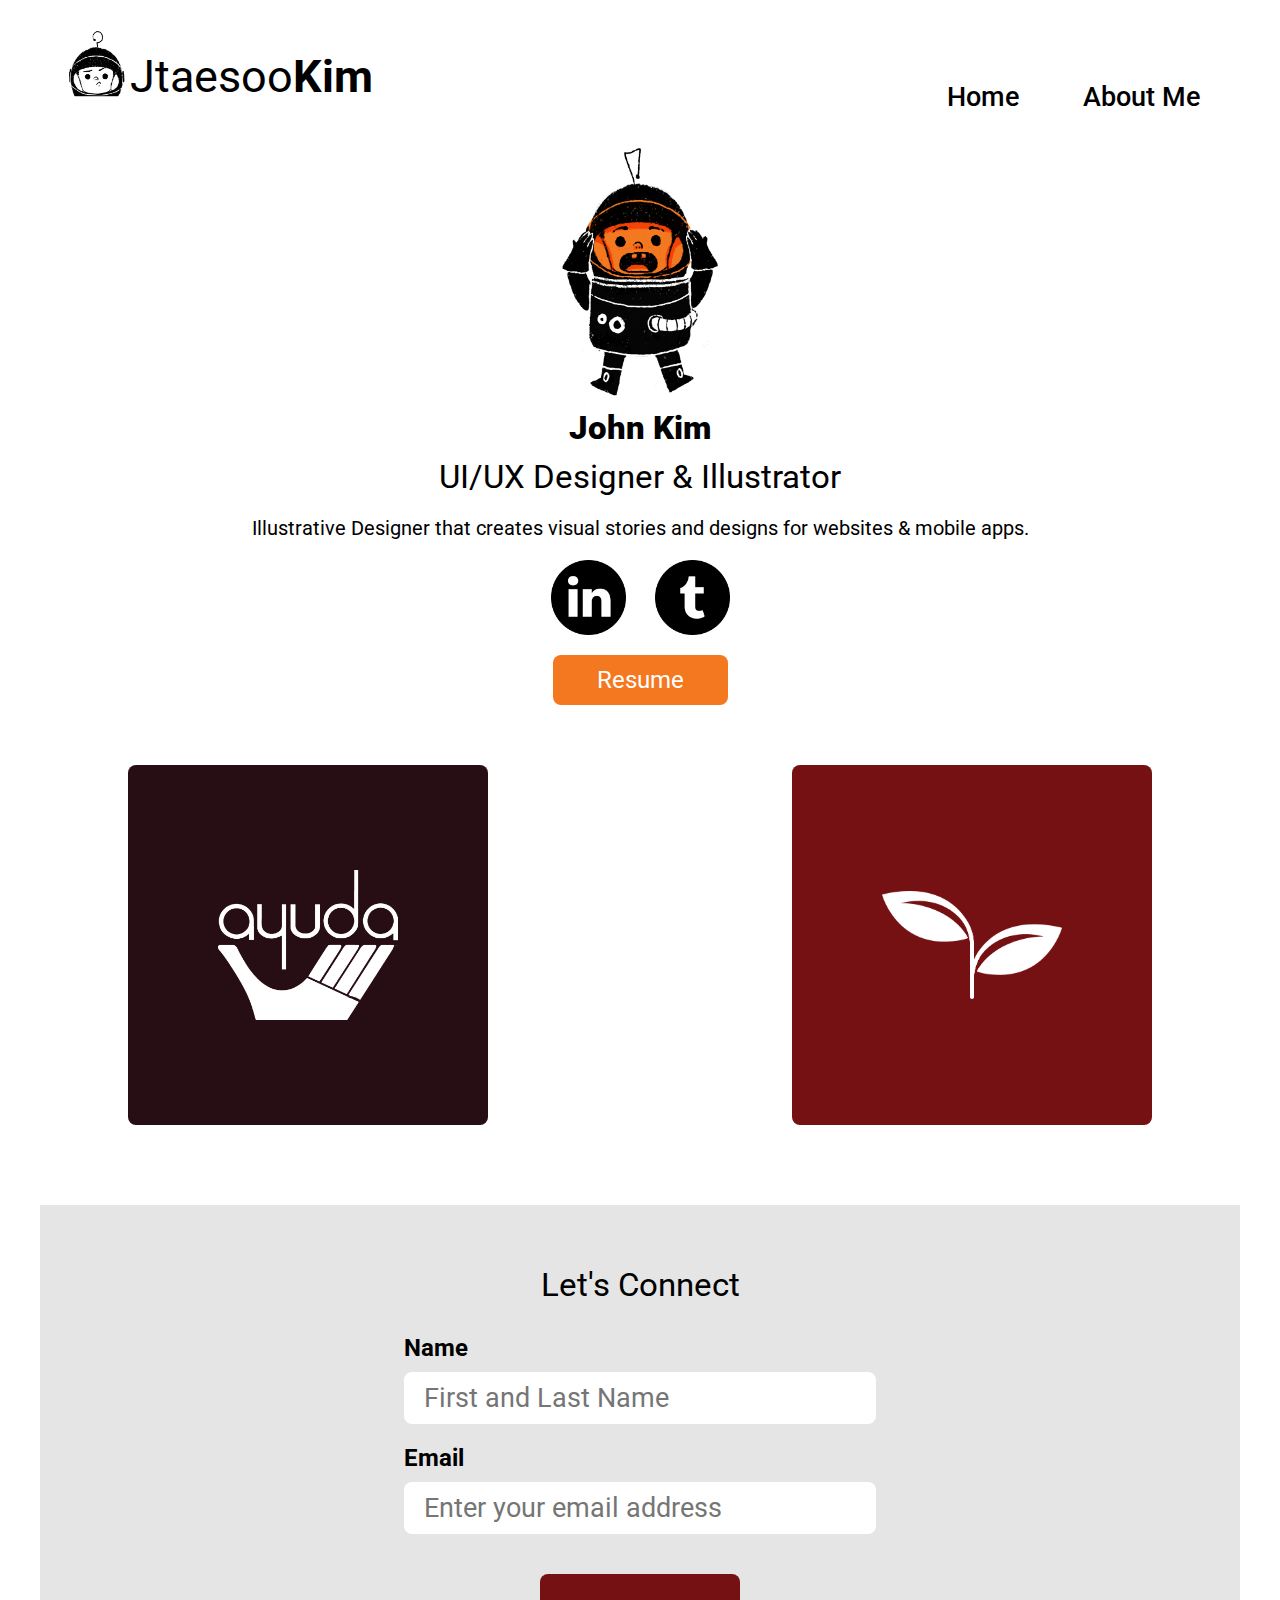
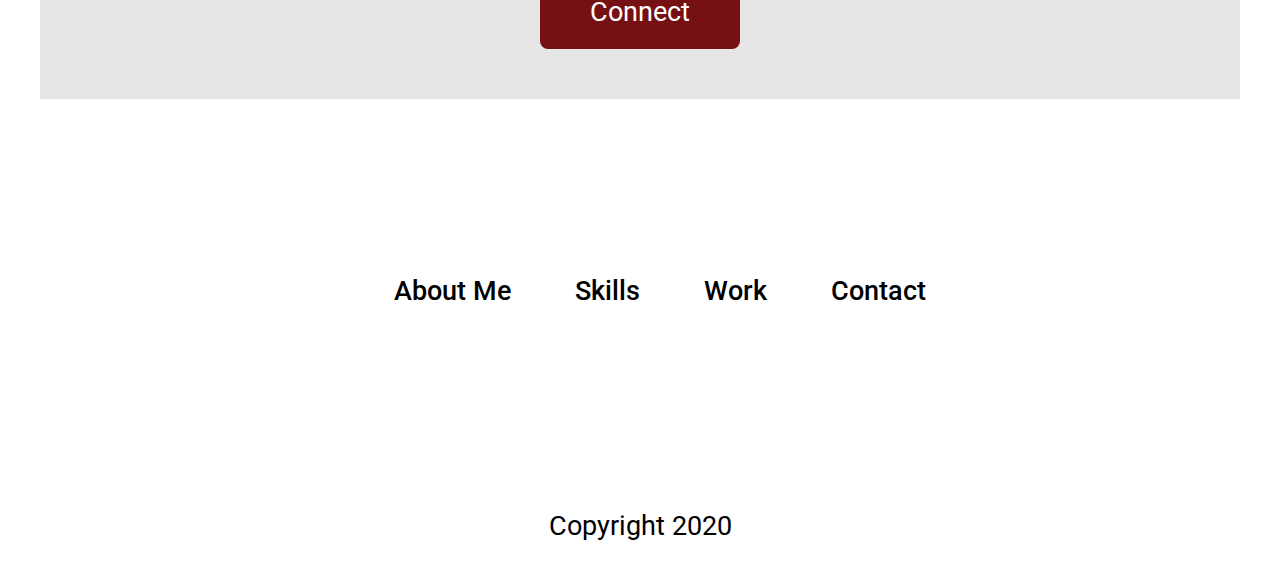
<file: index.html>
<!DOCTYPE html>
<html lang="en">
<head>
    <meta charset="UTF-8">
    <meta name="viewport" content="width=device-width, initial-scale=1.0">
    <title>JTaesooKim</title>
    <link rel="stylesheet" href="./css/index.css">
    <link href='https://fonts.googleapis.com/css?family=Roboto:400,100,100italic,300,300italic,400italic,500,500italic,700,700italic,900italic,900' rel='stylesheet' type='text/css'>
    <script src="https://code.jquery.com/jquery-3.4.1.min.js"></script>
</head>
<body>
<!-- TOP NAVIGATION -->
    <header class="navigation">
        <div class="header">
            <div class="left-header">
                <a href="./index.html"><img src="./images/Website_Icon.png"></a>
                <a href="./index.html"><p>Jtaesoo<b>Kim</b></p></a>
            </div>
            <nav class="right-header">
                <ul class="navBar">
                    <li><a class="nav-Home" href="index.html">Home</a></li>
                    <li><a class="nav-Aboutme" href="html/about.html">About Me</a></li>
                </ul>
            </nav>
        </div>
    </header>
<!-- Short Bio -->
    <section class="intro">
        <div class="info-left">
            <div class="bioINFO">
                <img class="mobile-char" src="./images/Character.png">
                <h1>John Kim</h1>
                <h2>UI/UX Designer & Illustrator</h2>
                <p>Illustrative Designer that creates visual stories and designs for websites & mobile apps.</p>
            </div>
            <div class="socialIcons">
                <img id="linkedin" class="icons" src="./images/001-linkedin.png">
                <img id="tumblr" class="icons" src="./images/002-twitter.png">
            </div>
            <button class="resumebtn">Resume</button>
        </div>
        <div class="info-right">
            <img class="profilePIC" src="./images/Character.png">
        </div>
    </section>
<!-- Projects -->
    <section class="projects">
        <div id="ayuda-click" class="ayuda">
            <div id="ayuda-info">
                <h2>Ayuda</h2>
                <p>Ayuda is a non-profit organization that provides legal, social, and language services to help vulnerable immigrants in the DMV area access justice and transform their lives.</p>
                <button class="project-button" href="#">See More</button>
            </div>
            <img id="ayuda-logo-img" src="./images/ayudaicon_white.png">
        </div>
        <div id="plantp-click" class="plantp">
            <div id="plantp-info">
                <h2>Plant Parenthood</h2>
                <p>Plant Parenthood is a mobile app that helps new and verteran plant owners how to take care of their plants.</p>
                <button class="project-button" href="#">See More</button>
            </div>
            <img id="plantp-logo-img" src="./images/ppicon_white.png">
        </div>
    </section>
<!-- Connect -->
    <form class="connect">
        <div class="connect-container connect-h1">
            <h2>Let's Connect</h2>
        </div>
        <div class="connect-container connect-input-section">
            <div class="connect-content name-section">
                <div class="content-label"><label><b>Name</b></label></div>
                <div><input id="in-name" type="text" placeholder="First and Last Name"></div>
            </div>
            <div class="connect-content email-section">
                <div class="content-label"><label><b>Email</b></label></div>
                <div><input id="in-email" type="text" placeholder="Enter your email address"></div>
            </div>
            <div class="connect-content">
                <button id="submitbtn" type="submit">Connect</button>
            </div>
        </div>
    </form>
<!-- Footer -->
    <footer class="site-footer">
        <ul class="footer-links">
            <li><a class="ft-hover" href="./html/about.html">About Me</a></li>
            <li><a class="ft-hover" href="#">Skills</a></li>
            <li><a class="ft-hover" href="#">Work</a></li>
            <li><a class="ft-hover" href="#">Contact</a></li>
        </ul>
    </footer>
    <div class="copyright">
        <p>Copyright 2020</p>
    </div>
    <script src="./js/index.js"></script>
</body>
</html>
</file>
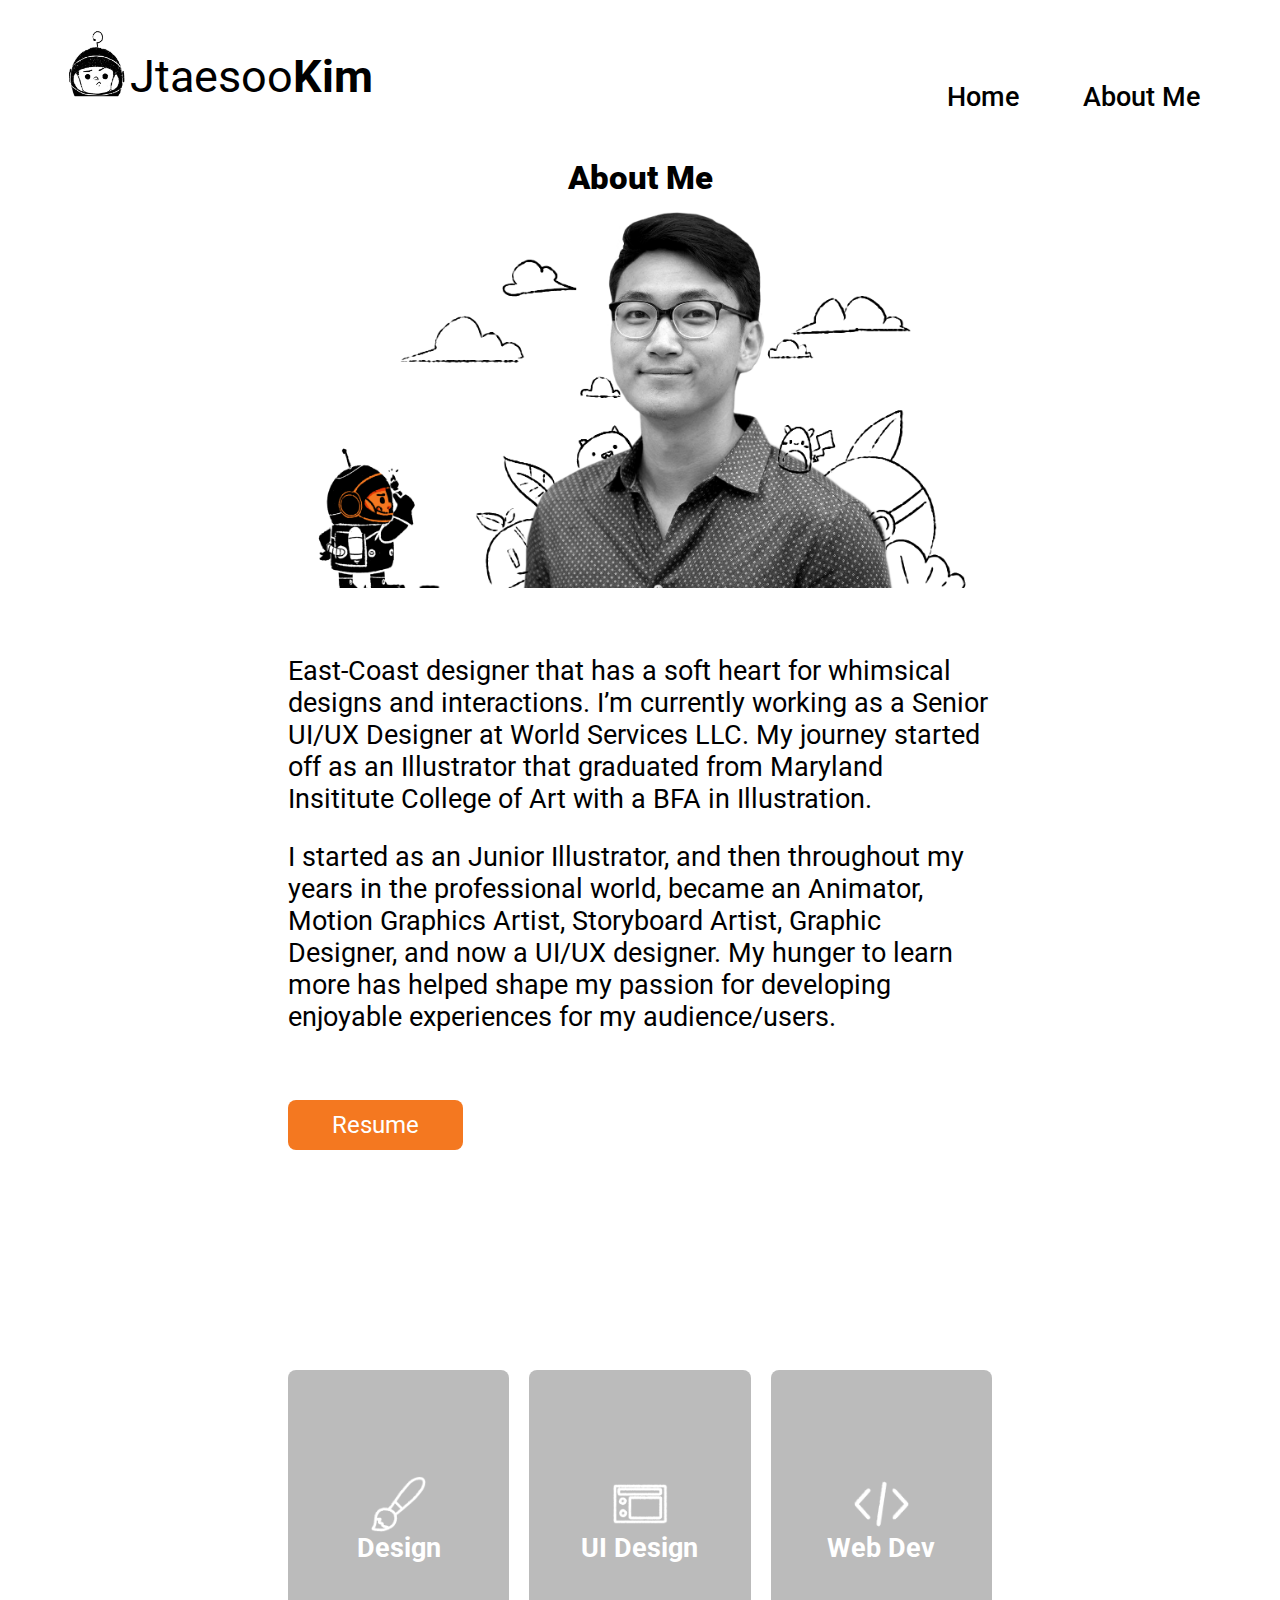
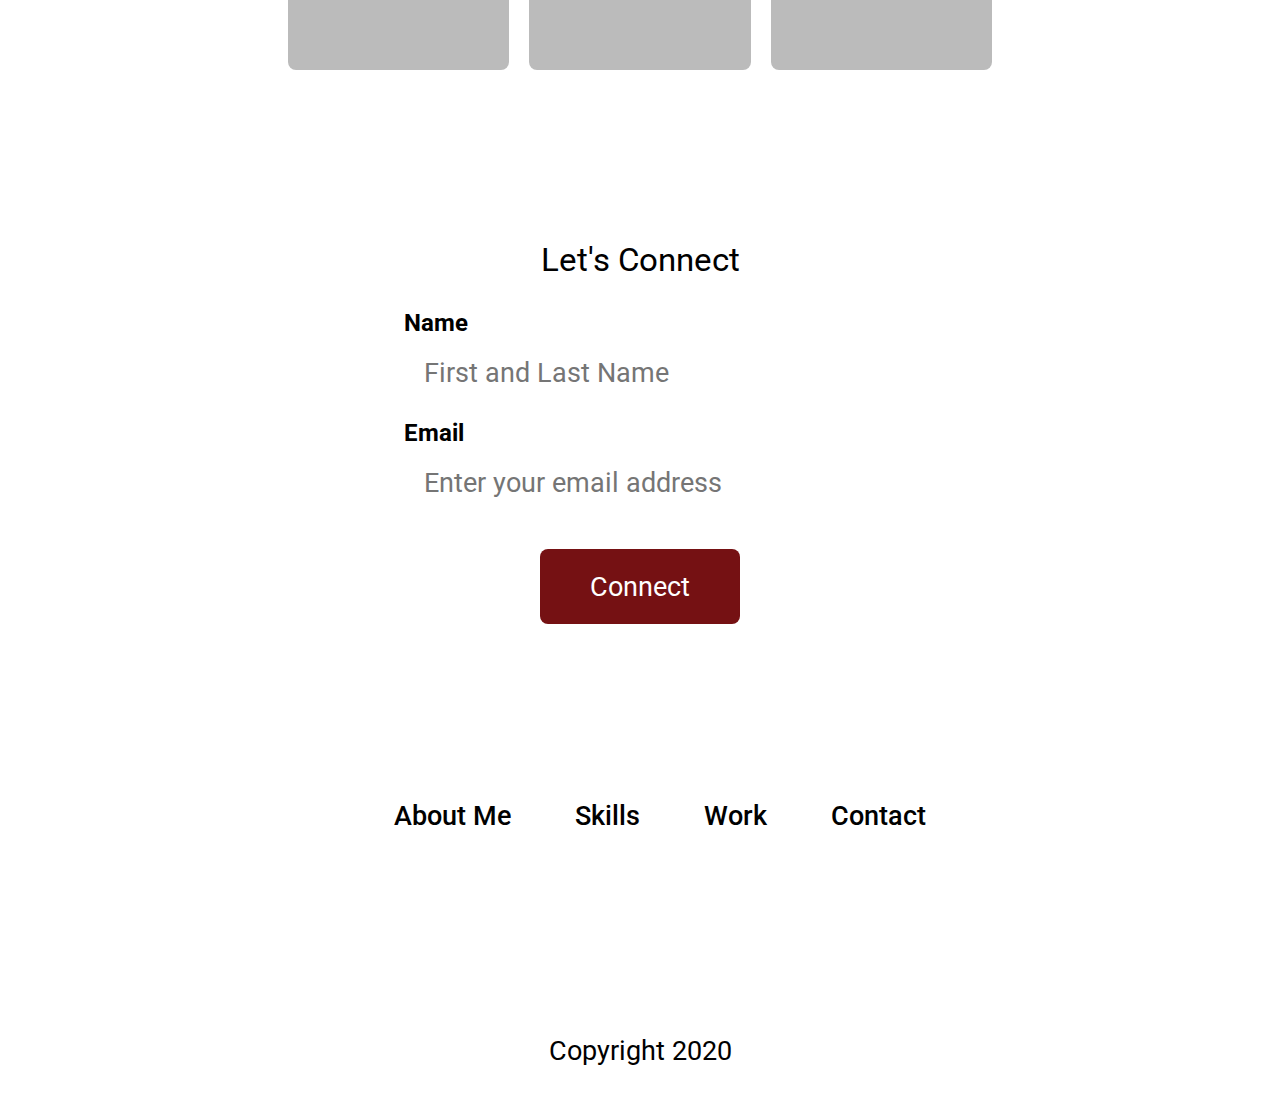
<file: html/about.html>
<!DOCTYPE html>
<html lang="en">
<head>
    <meta charset="UTF-8">
    <meta name="viewport" content="width=device-width, initial-scale=1.0">
    <title>JTaesooKim</title>
    <link rel="stylesheet" href="../css/index.css">
    <link rel="stylesheet" href="../css/about.css">
    <link href='https://fonts.googleapis.com/css?family=Roboto:400,100,100italic,300,300italic,400italic,500,500italic,700,700italic,900italic,900' rel='stylesheet' type='text/css'>
</head>
<body>
<!-- TOP NAVIGATION -->
    <header class="navigation">
        <div class="header">
            <div class="left-header">
                <a href="../index.html"><img src="../images/Website_Icon.png"></a>
                <a href="../index.html"><p>Jtaesoo<b>Kim</b></p></a>
            </div>
            <nav class="right-header">
                <ul class="navBar">
                    <li><a class="nav-Home" href="../index.html">Home</a></li>
                    <li><a class="nav-Aboutme" href="#">About Me</a></li>
                </ul>
            </nav>
        </div>
    </header>
<!-- Short Bio -->
    <section class="about">
        <div>
            <h1>About Me</h1>
            <div class="about-picture">
                <img id="aboutme-img" src="../images/Profile_Picture_1.png">
            </div>
            <div class="about-p">
                <p>East-Coast designer that has a soft heart for whimsical designs and interactions. I’m currently working as a Senior UI/UX Designer at World Services LLC. My journey started off as an Illustrator that graduated from Maryland Insititute College of Art with a BFA in Illustration. </p>
                <p>I started as an Junior Illustrator, and then throughout my years in the professional world, became an Animator, Motion Graphics Artist, Storyboard Artist, Graphic Designer, and now a UI/UX designer. My hunger to learn more has helped shape my passion for developing enjoyable experiences for my audience/users.</p>
            </div>
            <div class="about-resumebtn">
                <button class="resumebtn">Resume</button>
            </div>
        </div>
    </section>
<!-- Skills -->
    <section class="skills">
        <div class="skills-container">
            <div class="skill-box">
                <img class="skills-icons" src="../images/paintbrush.png" alt="Design">
                <p>Design</p>
            </div>
            <div class="skill-box middlebox">
                <img class="skills-icons" src="../images/UserInterfaceDesign.png" alt="UI Design">
                <p>UI Design</p>
            </div>
            <div class="skill-box">
                <img class="skills-icons" src="../images/coding.png" alt="Web Dev">
                <p>Web Dev</p>
            </div>
        </div>
    </section>
<!-- Connect -->
    <form>
        <div class="connect-container connect-h1">
            <h2>Let's Connect</h2>
        </div>
        <div class="connect-container connect-input-section">
            <div class="connect-content name-section">
                <div class="content-label"><label><b>Name</b></label></div>
                <div><input type="text" placeholder="First and Last Name"></div>
            </div>
            <div class="connect-content email-section">
                <div class="content-label"><label><b>Email</b></label></div>
                <div><input type="text" placeholder="Enter your email address"></div>
            </div>
            <div class="connect-content">
                <button id="submitbtn" type="submit">Connect</button>
            </div>
        </div>
    </form>
<!-- Footer -->
    <footer class="site-footer">
        <ul class="footer-links">
            <li><a href="#">About Me</a></li>
            <li><a href="#">Skills</a></li>
            <li><a href="#">Work</a></li>
            <li><a href="#">Contact</a></li>
        </ul>
    </footer>
    <div class="copyright">
        <p>Copyright 2020</p>
    </div>
</body>
</html>
</file>
<file: css/index.css>
h1, h2, h3, h4, h5, h6, p, button, a, ul, li, input, label {
    font-family: 'Roboto', sans-serif;
}
h1 {
    font-size: 50pt;
    font-weight: 900;
    margin: 10px 0 10px 0;
}
h2 {
    font-size: 50pt;
    font-weight: 400;
    margin: 10px 0 10px 0;
}
p {
    font-size: 20pt;
}
body {
    margin: 0;
}
label {
    font-size: 18pt;
}
input {
    height: 50px;
    width: 50vh;
    font-size: 20pt;
    background-color: #ffffff;
    border-radius: 8px;
    border: none;
    padding-left: 20px;
}
input:focus {
    outline-color: #751113;
    outline-style: solid;
    outline-width: 3px;
}
button:focus {
    outline: none;
}
.content-label {
    margin-bottom: 10px;
}
                                                    /* Navigation */
.left-header a {
    text-decoration: none;
    color: black;
}
.navigation {
    margin: 25px 50px 0 50px;
}
.bioINFO p {
    font-size: 25pt;
}
.info-left {
    width: 500px;
}
.header {
    display: flex;
    flex-direction: row;
}
.header .left-header img {
    width: 90px;
    height: 75px;
}
.left-header {
    display: flex;
    flex-direction: row;
    flex-grow: 1;
}
.left-header p {
    font-size: 45px;
    margin-top: 25px;
    margin-left: -10px;
}
.right-header .navBar {
    list-style-type: none;
    padding-top: 40px;
}
.nav-Home:hover {
    box-shadow: 0 3px #F47820;    
}
.nav-Home:active {
    transform: translateY(4px);
}
.nav-Aboutme:hover {
    box-shadow: 0 3px #F47820;
}
.navBar li {
    display: inline-block;
}
.navBar li a {
    font-size: 20pt;
    text-decoration: none;
    margin: 0 30px 0 30px;
    color: black;
    font-weight: 500;
}
                                                    /* Info Section */
.mobile-char {
    display: none;
}
.intro {
    display: flex;
    justify-content: space-between;
    margin-bottom: 80px;
}
.info-left {
    padding: 100px 100px 0 200px;
    justify-content: center;
    align-items: center;
}
.info-right {
    padding: 50px 100px 0 100px;
}
.profilePIC {
    height: 800px;
    padding-right: 200px;
}
.icons {
    width: 75px;
    padding: 0 0 16px 0;
}
.icons:hover {
    opacity: 0.7;
}
.icons:active {
    opacity: initial;
    transform: translateY(4px);
}
#linkedin {
    margin-right: 25px;
}
.resumebtn {
    border-radius: 8px;
    background-color: #F47820;
    border: none;
    color: white;
    width: 175px;
    height: 50px;
    font-size: 18pt;
}
.resumebtn:hover {
    opacity: 0.7;
}
.resumebtn:active {
    opacity: initial;
    background-color: #e05e00;
    box-shadow: 0 5px #666;
    transform: translateY(4px);
}
                                                    /* Projects */
.projects {
    display: flex;
    flex-direction: row;
    justify-content: space-between;
    align-items: center;
    margin: 0 10% 0 10%;
}
.ayuda {
    display: flex;
    justify-content: center;
    align-items: center;
    width: 50vw;
    height: 25vw;
    background-color: #270E14;
    border-radius: 8px;
    margin-right: 20px;
}
#ayuda-info {
    padding: 40px;
    display: none;
    color: white;
}
#plantp-info {
    padding: 40px;
    display: none;
    color: white;
}
.plantp {
    display: flex;
    justify-content: center;
    align-items: center;
    width: 50vw;
    height: 25vw;
    background-color: #751113;
    border-radius: 8px;
    margin-left: 20px;
}
#ayuda-logo-img {
    width: 250px;
}
#plantp-logo-img {
    width: 250px;
}
.project-button {
    border-radius: 8px;
    background-color: white;
    border: none;
    color: #270E14;
    width: 175px;
    height: 50px;
    font-size: 18pt;
}
                                                    /* Connect Section */
.connect {
    margin: 80px 40px 0 40px;
    padding: 50px 0 50px 0;
    background-color: #E5E5E5;
}
.connect-container{
    display: flex;
    justify-content: center;
    align-items: center;
}
.connect-input-section {
    height: 200px;
}
.name-section {
    display: flex;
    flex-direction: column;
}
.connect-content {
    display: inline-block;
}
.email-section {
    margin: 0 20px 0 20px;
}
#submitbtn {
    margin-top: 45px;
    height: 50px;
    width: 150px;
    border-radius: 8px;
    border: none;
    background-color: #751113;
    color: white;
    font-size: 18pt;
}
#submitbtn:hover {
    opacity: 0.7;
}
#submitbtn:active {
    opacity: initial;
    background-color: #5a0607;
    box-shadow: 0 5px #666;
    transform: translateY(4px);
}
                                                    /* Footer */
.site-footer {
    margin-top: 160px;
    display: flex;
    justify-content: center;
    align-items: center;
}
.footer-links li {
    display: inline-block;
}
.footer-links li a {
    font-size: 20pt;
    text-decoration: none;
    padding: 0 30px 0 30px;
    color: black;
    font-weight: 500;
}
.copyright {
    margin-top: 160px;
    display: flex;
    justify-content: center;
    align-items: center;
}

@media only screen and (max-width: 1700px) {
    /* Info */
    .mobile-char {
        display: block;
        margin-left: auto;
        margin-right: auto;
        height: 250px;
    }
    .intro {
        display: flex;
        flex-direction: column;
        margin-bottom: 0;
    }
    h1 {
        display: flex;
        justify-content: center;
        font-size: 25pt;
        
    }
    h2 {
        display: flex;
        justify-content: center;
        text-align: center;
        font-size: 25pt;
        padding: 0 70px;
    }
    .bioINFO p {
        text-align: center;
        font-size: 15pt;
        padding: 0 20px;
    }
    .info-left {
        display: flex;
        flex-direction: column;
        justify-content: center;
        padding: 0;
        width: 100%;
    }
    .info-right {
        display: none;
    }
    .icons {
        pointer-events: none;
        width: 75px;
        padding: 0 0 16px 0;
    }
    #linkedin {
        margin-right: 25px;
    }
    .resumebtn {
        pointer-events: none;
        margin-bottom: 60px;
    }
    #ayuda-click {
        text-align: center;
    }
    #plantp-click {
        text-align: center;
    }
    #ayuda-info p {
        font-size: 16pt;
    }
    #plantp-info p {
        font-size: 16pt;
    }
}
@media only screen and (max-width: 1400px) {
    .ayuda {
        width: 40vh;
        height: 40vh;
    }
    .plantp {
        width: 40vh;
        height: 40vh;
    }
    #ayuda-logo-img {
        width: 20vh;
    }
    #plantp-logo-img {
        width: 20vh;
    }
    .connect-container{
        display: flex;
        flex-direction: column;
        justify-content: center;
        align-items: center;
    }
    .connect-input-section {
        height: 100%;
        margin-bottom: 0;
    }
    input {
        box-shadow: none;
        outline-style: none;
    }
    .name-section {
        display: block;
    }
    .email-section {
        margin: 0 0px 0 0px;
    }
    #submitbtn {
        margin-top: 20px;
        height: 75px;
        width: 200px;
        border-radius: 8px;
        border: none;
        background-color: #751113;
        color: white;
        font-size: 20pt;
    }
    .connect-content {
        display: block;
        margin-top: 20px;
    }
    #submitbtn {
        pointer-events: none;
    }
}
@media only screen and (max-width: 1000px) {
    /* Navigation */
.navigation {
margin: 0px;
}
.header {
display: flex;
flex-direction: row;
}
.header .left-header img {
height: auto;
width: 72px;
}
.left-header {
display: flex;
flex-direction: row;
flex-grow: 1;
}
.left-header p {
font-size: 30px;
margin-top: 25px;
margin-left: -10px;
}
.right-header {
display: none;
}
.nav-Home:hover {
box-shadow: 0 3px #F47820;    
}
.nav-Home:active {
transform: translateY(4px);
}
.nav-Aboutme:hover {
box-shadow: 0 3px #F47820;
}
.navBar li {
display: inline-block;
}
.navBar li a {
font-size: 20pt;
text-decoration: none;
padding: 0 30px 0 30px;
color: black;
font-weight: 500;
}
    /* Projects */

    /* Form */

    /* Footer */
.site-footer {
margin-top: 160px;
}
}
@media only screen and (max-width: 650px) {
    .projects {
        flex-direction: column;
    }
    .ayuda {
        width: 40vh;
        height: 40vh;
        margin: 20px 20px 20px 20px;
    }
    .plantp {
        width: 40vh;
        height: 40vh;
        margin: 20px 20px 20px 20px;
    }
    input {
        width: 275px;
        font-size: 16pt;
        padding: 0;
        text-align: center;
    }
}
</file>
<file: css/about.css>
.about{
    display: flex;
    flex-direction: column;
    justify-content: center;
    font-size: 20pt;
    padding: 0 200px 0 200px;
}
#aboutme-img {
    width: 75%;
}
.about-picture {
    display: flex;
    justify-content: center;
}
.about-p {
    padding: 40px 10% 0 10%;
}
.about-resumebtn{
    padding: 40px 10% 0 10%;
}
.skills {
    padding: 160px 200px 0 200px;
    margin-bottom: 160px;
}
.skills-container {
    display: flex;
    justify-content: space-between;
    padding: 0 10% 0 10%;
}
.skill-box {
    display: flex;
    flex-direction: column;
    justify-content: center;
    align-items: center;
    height: 300px;
    width: 350px;
    background-color: #BBBBBB;
    border-radius: 8px;
    font-size: 35pt;
    font-weight: 700;
    color: white;
    text-align: center;
}
.skill-box:hover {
    background-color: #751113;
}
.skill-box:active {
    background-color: #5c0a0b;
    box-shadow: 0 5px #666;
    transform: translateY(4px);
}
.skill-box p {
    margin: 0;
}
.skills-icons {
    width: 25%;
}
.middlebox {
    margin: 0 20px 0 20px;
}
@media only screen and (max-width: 1000px) {
    input {

    }
    .skills {
        padding: 40px 10% 0 10%;
    }
    .about {
        padding: 0;
    }
    .about h1 {
        text-align: center;
    }
    .about-p {
        font-size: 12pt;
    }
    .about-info {
        display: flex;
        justify-content: center;
    }
    .about-resumebtn {
        display: flex;
        justify-content: center;
    }
    .skills-container {
        display: flex;
        justify-content: space-between;
        padding: 0;
    }
    .skill-box {
        padding: 20px;
        height: auto;
        width: auto;
        text-align: center;
        font-size: 4vw;
    }
    .skills-icons {
        display: none;
    }
}
</file>
